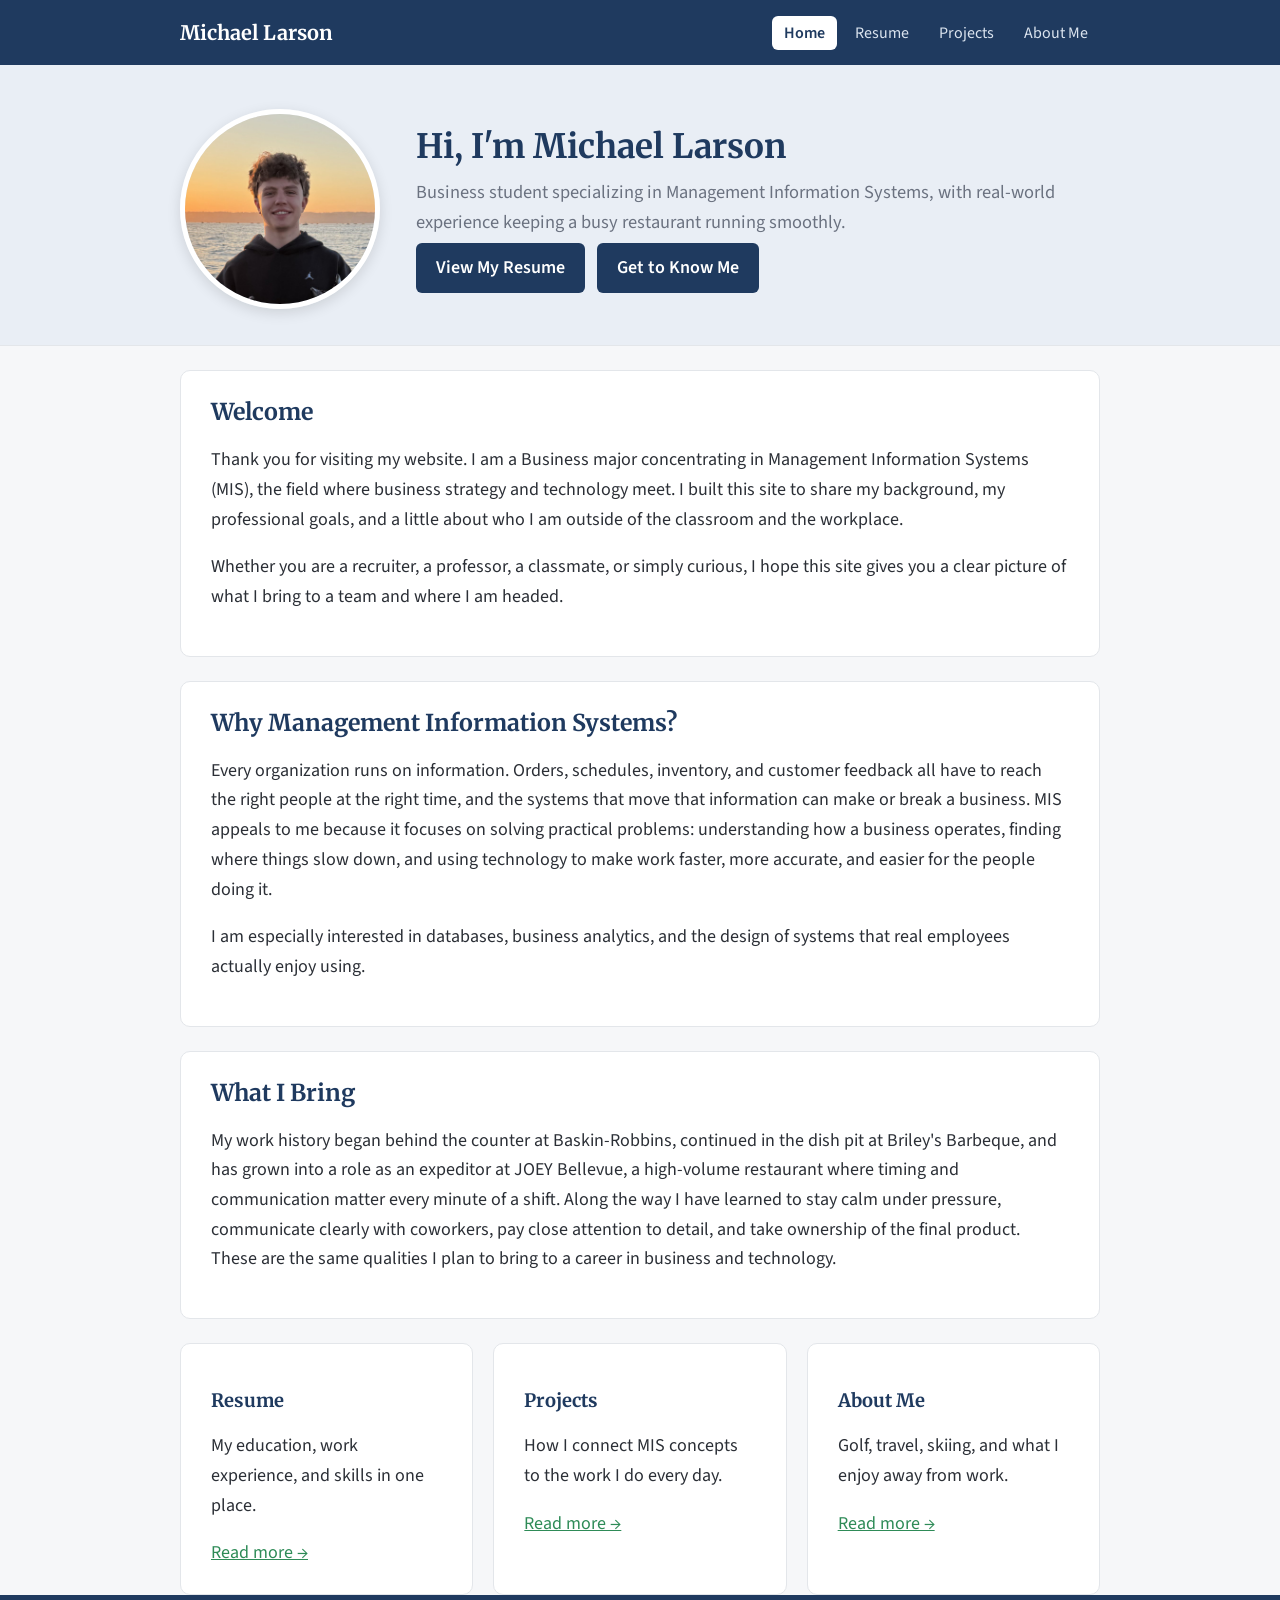
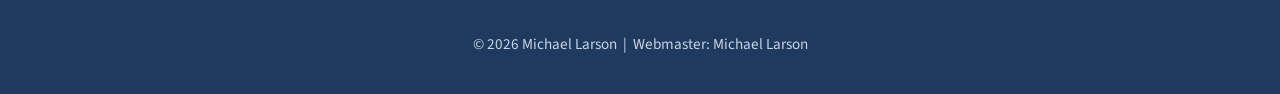
<file: index.html>
<!DOCTYPE html>
<html lang="en">
<head>
  <meta charset="UTF-8">
  <meta name="viewport" content="width=device-width, initial-scale=1.0">
  <title>Home | Michael Larson</title>
  <link href="https://fonts.googleapis.com/css2?family=Merriweather:wght@700&family=Source+Sans+3:wght@400;600&display=swap" rel="stylesheet">
  <link rel="stylesheet" href="style.css">
</head>
<body>

  <header class="site-header">
    <div class="container">
      <a class="logo" href="index.html">Michael Larson</a>
      <ul class="nav">
        <li><a href="index.html" class="active">Home</a></li>
        <li><a href="resume.html">Resume</a></li>
        <li><a href="projects.html">Projects</a></li>
        <li><a href="about.html">About Me</a></li>
      </ul>
    </div>
  </header>

  <section class="banner">
    <div class="container hero">
      <img src="images/profile.jpg" alt="Michael Larson smiling on a boat at sunset">
      <div class="hero-text">
        <h1>Hi, I'm Michael Larson</h1>
        <p>Business student specializing in Management Information Systems, with real-world experience keeping a busy restaurant running smoothly.</p>
        <a class="button" href="resume.html">View My Resume</a>
        <a class="button" href="about.html">Get to Know Me</a>
      </div>
    </div>
  </section>

  <main class="container">

    <section class="card">
      <h2>Welcome</h2>
      <p>Thank you for visiting my website. I am a Business major concentrating in Management Information Systems (MIS), the field where business strategy and technology meet. I built this site to share my background, my professional goals, and a little about who I am outside of the classroom and the workplace.</p>
      <p>Whether you are a recruiter, a professor, a classmate, or simply curious, I hope this site gives you a clear picture of what I bring to a team and where I am headed.</p>
    </section>

    <section class="card">
      <h2>Why Management Information Systems?</h2>
      <p>Every organization runs on information. Orders, schedules, inventory, and customer feedback all have to reach the right people at the right time, and the systems that move that information can make or break a business. MIS appeals to me because it focuses on solving practical problems: understanding how a business operates, finding where things slow down, and using technology to make work faster, more accurate, and easier for the people doing it.</p>
      <p>I am especially interested in databases, business analytics, and the design of systems that real employees actually enjoy using.</p>
    </section>

    <section class="card">
      <h2>What I Bring</h2>
      <p>My work history began behind the counter at Baskin-Robbins, continued in the dish pit at Briley's Barbeque, and has grown into a role as an expeditor at JOEY Bellevue, a high-volume restaurant where timing and communication matter every minute of a shift. Along the way I have learned to stay calm under pressure, communicate clearly with coworkers, pay close attention to detail, and take ownership of the final product. These are the same qualities I plan to bring to a career in business and technology.</p>
    </section>

    <section class="grid">
      <div class="card">
        <h3>Resume</h3>
        <p>My education, work experience, and skills in one place.</p>
        <a href="resume.html">Read more &rarr;</a>
      </div>
      <div class="card">
        <h3>Projects</h3>
        <p>How I connect MIS concepts to the work I do every day.</p>
        <a href="projects.html">Read more &rarr;</a>
      </div>
      <div class="card">
        <h3>About Me</h3>
        <p>Golf, travel, skiing, and what I enjoy away from work.</p>
        <a href="about.html">Read more &rarr;</a>
      </div>
    </section>

  </main>

  <footer class="site-footer">
    <div class="container">
      <p>&copy; 2026 Michael Larson &nbsp;|&nbsp; Webmaster: Michael Larson</p>
    </div>
  </footer>

</body>
</html>
</file>
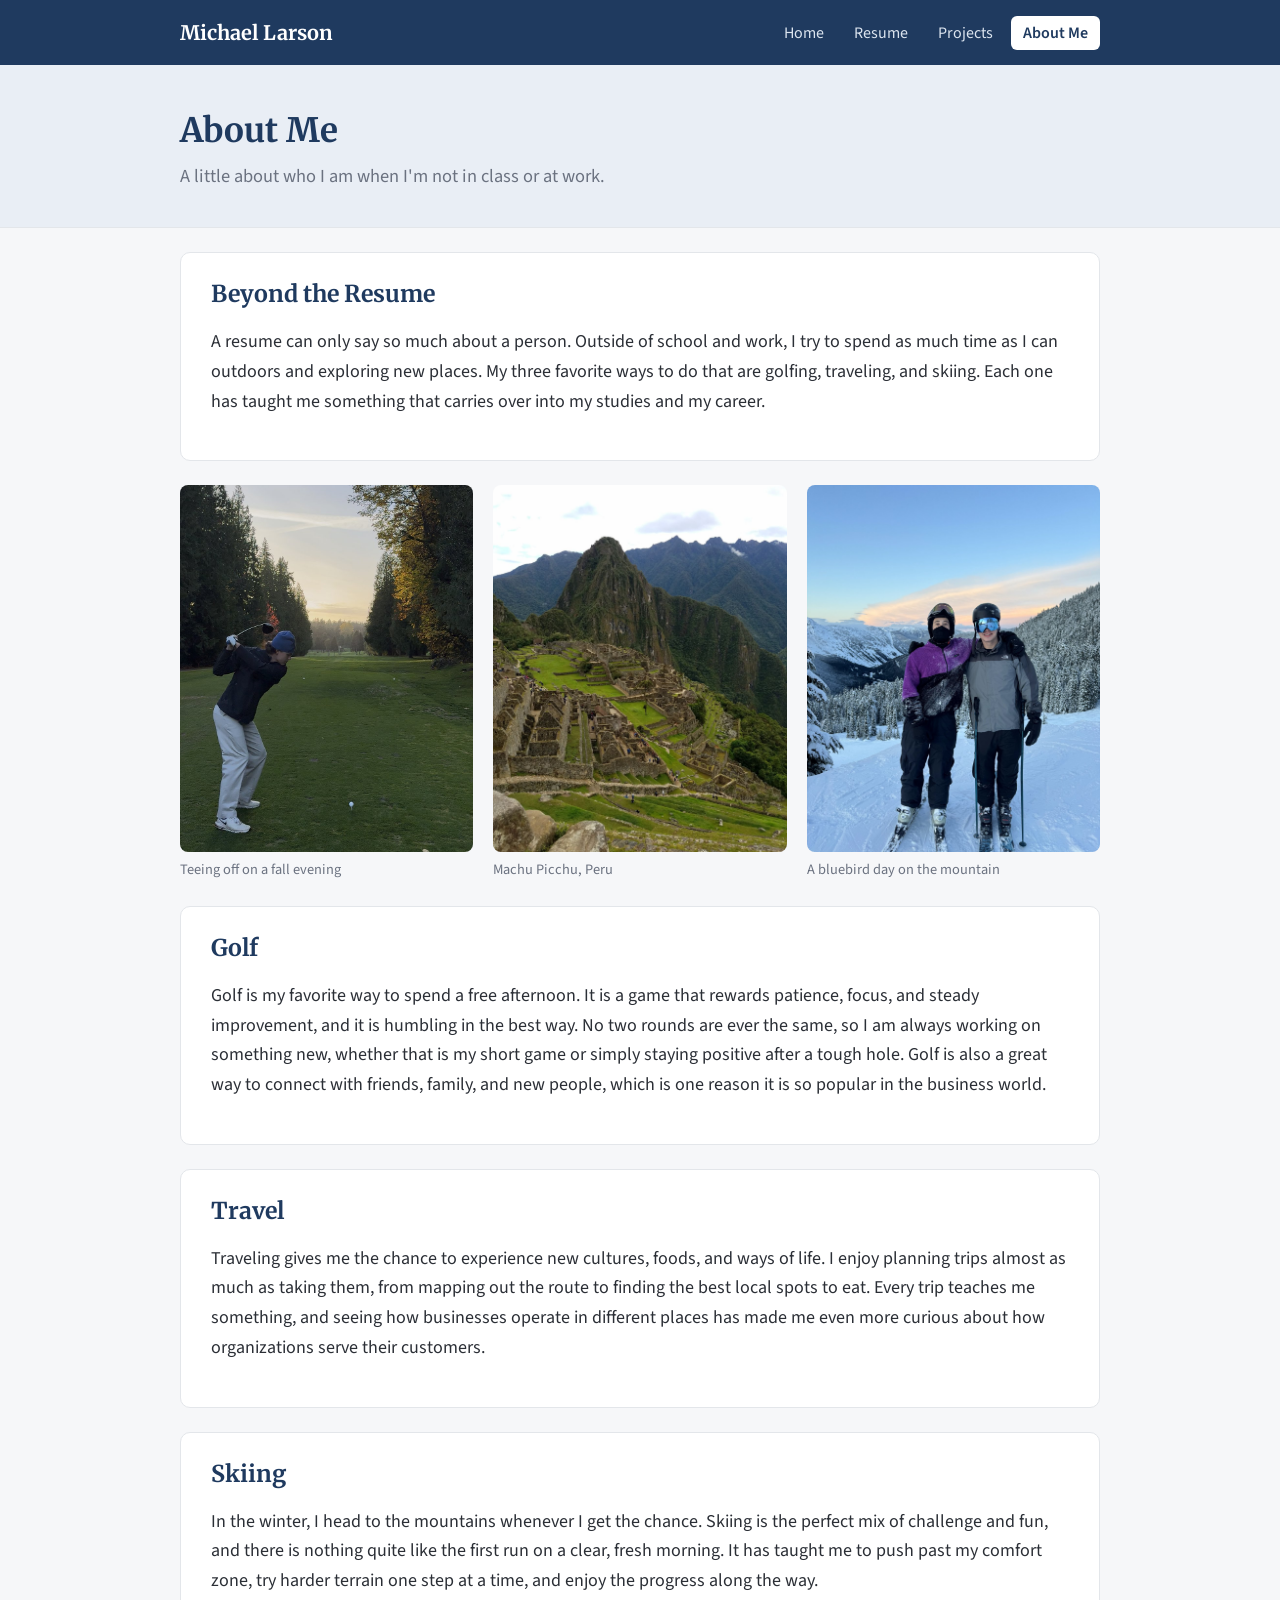
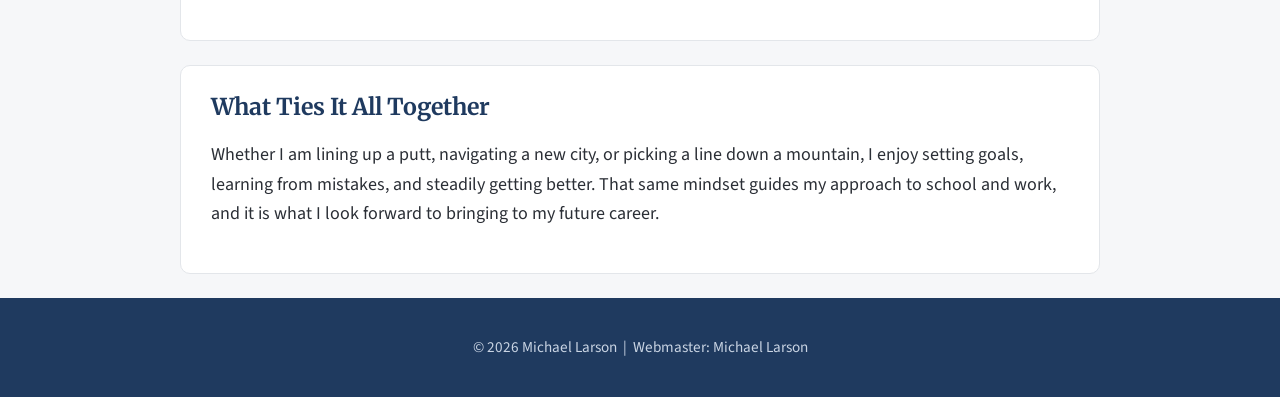
<file: about.html>
<!DOCTYPE html>
<html lang="en">
<head>
  <meta charset="UTF-8">
  <meta name="viewport" content="width=device-width, initial-scale=1.0">
  <title>About Me | Michael Larson</title>
  <link href="https://fonts.googleapis.com/css2?family=Merriweather:wght@700&family=Source+Sans+3:wght@400;600&display=swap" rel="stylesheet">
  <link rel="stylesheet" href="style.css">
</head>
<body>

  <header class="site-header">
    <div class="container">
      <a class="logo" href="index.html">Michael Larson</a>
      <ul class="nav">
        <li><a href="index.html">Home</a></li>
        <li><a href="resume.html">Resume</a></li>
        <li><a href="projects.html">Projects</a></li>
        <li><a href="about.html" class="active">About Me</a></li>
      </ul>
    </div>
  </header>

  <section class="banner">
    <div class="container">
      <h1>About Me</h1>
      <p>A little about who I am when I'm not in class or at work.</p>
    </div>
  </section>

  <main class="container">

    <section class="card">
      <h2>Beyond the Resume</h2>
      <p>A resume can only say so much about a person. Outside of school and work, I try to spend as much time as I can outdoors and exploring new places. My three favorite ways to do that are golfing, traveling, and skiing. Each one has taught me something that carries over into my studies and my career.</p>
    </section>

    <section class="grid">
      <figure>
        <img src="images/golf.jpg" alt="Michael Larson swinging a driver on a tree-lined fairway at sunset" style="object-position: 50% 80%;">
        <figcaption>Teeing off on a fall evening</figcaption>
      </figure>
      <figure>
        <img src="images/travel.jpg" alt="View over the ruins of Machu Picchu with Huayna Picchu behind">
        <figcaption>Machu Picchu, Peru</figcaption>
      </figure>
      <figure>
        <img src="images/ski.jpg" alt="Michael Larson and a friend on skis with snowy mountains behind them">
        <figcaption>A bluebird day on the mountain</figcaption>
      </figure>
    </section>

    <section class="card">
      <h2>Golf</h2>
      <p>Golf is my favorite way to spend a free afternoon. It is a game that rewards patience, focus, and steady improvement, and it is humbling in the best way. No two rounds are ever the same, so I am always working on something new, whether that is my short game or simply staying positive after a tough hole. Golf is also a great way to connect with friends, family, and new people, which is one reason it is so popular in the business world.</p>
    </section>

    <section class="card">
      <h2>Travel</h2>
      <p>Traveling gives me the chance to experience new cultures, foods, and ways of life. I enjoy planning trips almost as much as taking them, from mapping out the route to finding the best local spots to eat. Every trip teaches me something, and seeing how businesses operate in different places has made me even more curious about how organizations serve their customers.</p>
    </section>

    <section class="card">
      <h2>Skiing</h2>
      <p>In the winter, I head to the mountains whenever I get the chance. Skiing is the perfect mix of challenge and fun, and there is nothing quite like the first run on a clear, fresh morning. It has taught me to push past my comfort zone, try harder terrain one step at a time, and enjoy the progress along the way.</p>
    </section>

    <section class="card">
      <h2>What Ties It All Together</h2>
      <p>Whether I am lining up a putt, navigating a new city, or picking a line down a mountain, I enjoy setting goals, learning from mistakes, and steadily getting better. That same mindset guides my approach to school and work, and it is what I look forward to bringing to my future career.</p>
    </section>

  </main>

  <footer class="site-footer">
    <div class="container">
      <p>&copy; 2026 Michael Larson &nbsp;|&nbsp; Webmaster: Michael Larson</p>
    </div>
  </footer>

</body>
</html>
</file>
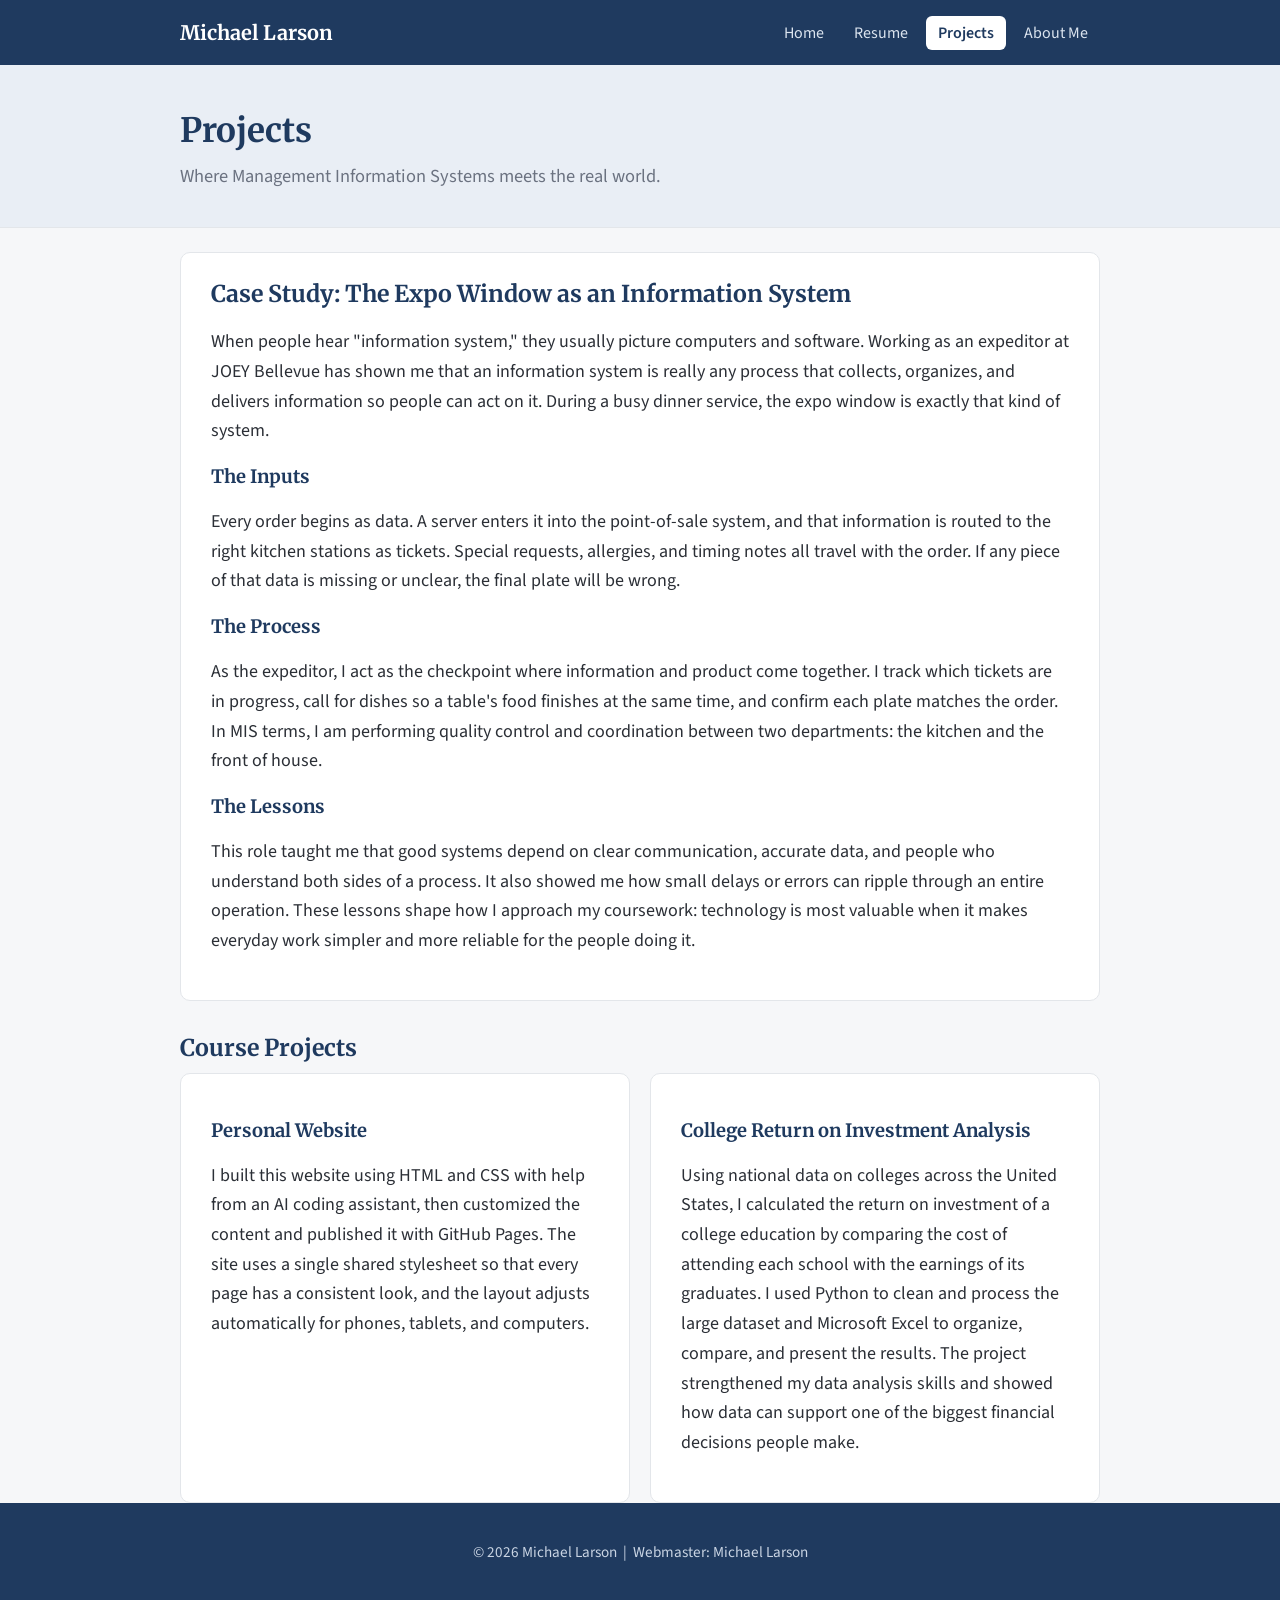
<file: projects.html>
<!DOCTYPE html>
<html lang="en">
<head>
  <meta charset="UTF-8">
  <meta name="viewport" content="width=device-width, initial-scale=1.0">
  <title>Projects | Michael Larson</title>
  <link href="https://fonts.googleapis.com/css2?family=Merriweather:wght@700&family=Source+Sans+3:wght@400;600&display=swap" rel="stylesheet">
  <link rel="stylesheet" href="style.css">
</head>
<body>

  <header class="site-header">
    <div class="container">
      <a class="logo" href="index.html">Michael Larson</a>
      <ul class="nav">
        <li><a href="index.html">Home</a></li>
        <li><a href="resume.html">Resume</a></li>
        <li><a href="projects.html" class="active">Projects</a></li>
        <li><a href="about.html">About Me</a></li>
      </ul>
    </div>
  </header>

  <section class="banner">
    <div class="container">
      <h1>Projects</h1>
      <p>Where Management Information Systems meets the real world.</p>
    </div>
  </section>

  <main class="container">

    <section class="card">
      <h2>Case Study: The Expo Window as an Information System</h2>
      <p>When people hear "information system," they usually picture computers and software. Working as an expeditor at JOEY Bellevue has shown me that an information system is really any process that collects, organizes, and delivers information so people can act on it. During a busy dinner service, the expo window is exactly that kind of system.</p>

      <h3>The Inputs</h3>
      <p>Every order begins as data. A server enters it into the point-of-sale system, and that information is routed to the right kitchen stations as tickets. Special requests, allergies, and timing notes all travel with the order. If any piece of that data is missing or unclear, the final plate will be wrong.</p>

      <h3>The Process</h3>
      <p>As the expeditor, I act as the checkpoint where information and product come together. I track which tickets are in progress, call for dishes so a table's food finishes at the same time, and confirm each plate matches the order. In MIS terms, I am performing quality control and coordination between two departments: the kitchen and the front of house.</p>

      <h3>The Lessons</h3>
      <p>This role taught me that good systems depend on clear communication, accurate data, and people who understand both sides of a process. It also showed me how small delays or errors can ripple through an entire operation. These lessons shape how I approach my coursework: technology is most valuable when it makes everyday work simpler and more reliable for the people doing it.</p>
    </section>

    <h2>Course Projects</h2>
    <section class="grid">
      <div class="card">
        <h3>Personal Website</h3>
        <p>I built this website using HTML and CSS with help from an AI coding assistant, then customized the content and published it with GitHub Pages. The site uses a single shared stylesheet so that every page has a consistent look, and the layout adjusts automatically for phones, tablets, and computers.</p>
      </div>
      <div class="card">
        <h3>College Return on Investment Analysis</h3>
        <p>Using national data on colleges across the United States, I calculated the return on investment of a college education by comparing the cost of attending each school with the earnings of its graduates. I used Python to clean and process the large dataset and Microsoft Excel to organize, compare, and present the results. The project strengthened my data analysis skills and showed how data can support one of the biggest financial decisions people make.</p>
      </div>
    </section>

  </main>

  <footer class="site-footer">
    <div class="container">
      <p>&copy; 2026 Michael Larson &nbsp;|&nbsp; Webmaster: Michael Larson</p>
    </div>
  </footer>

</body>
</html>
</file>
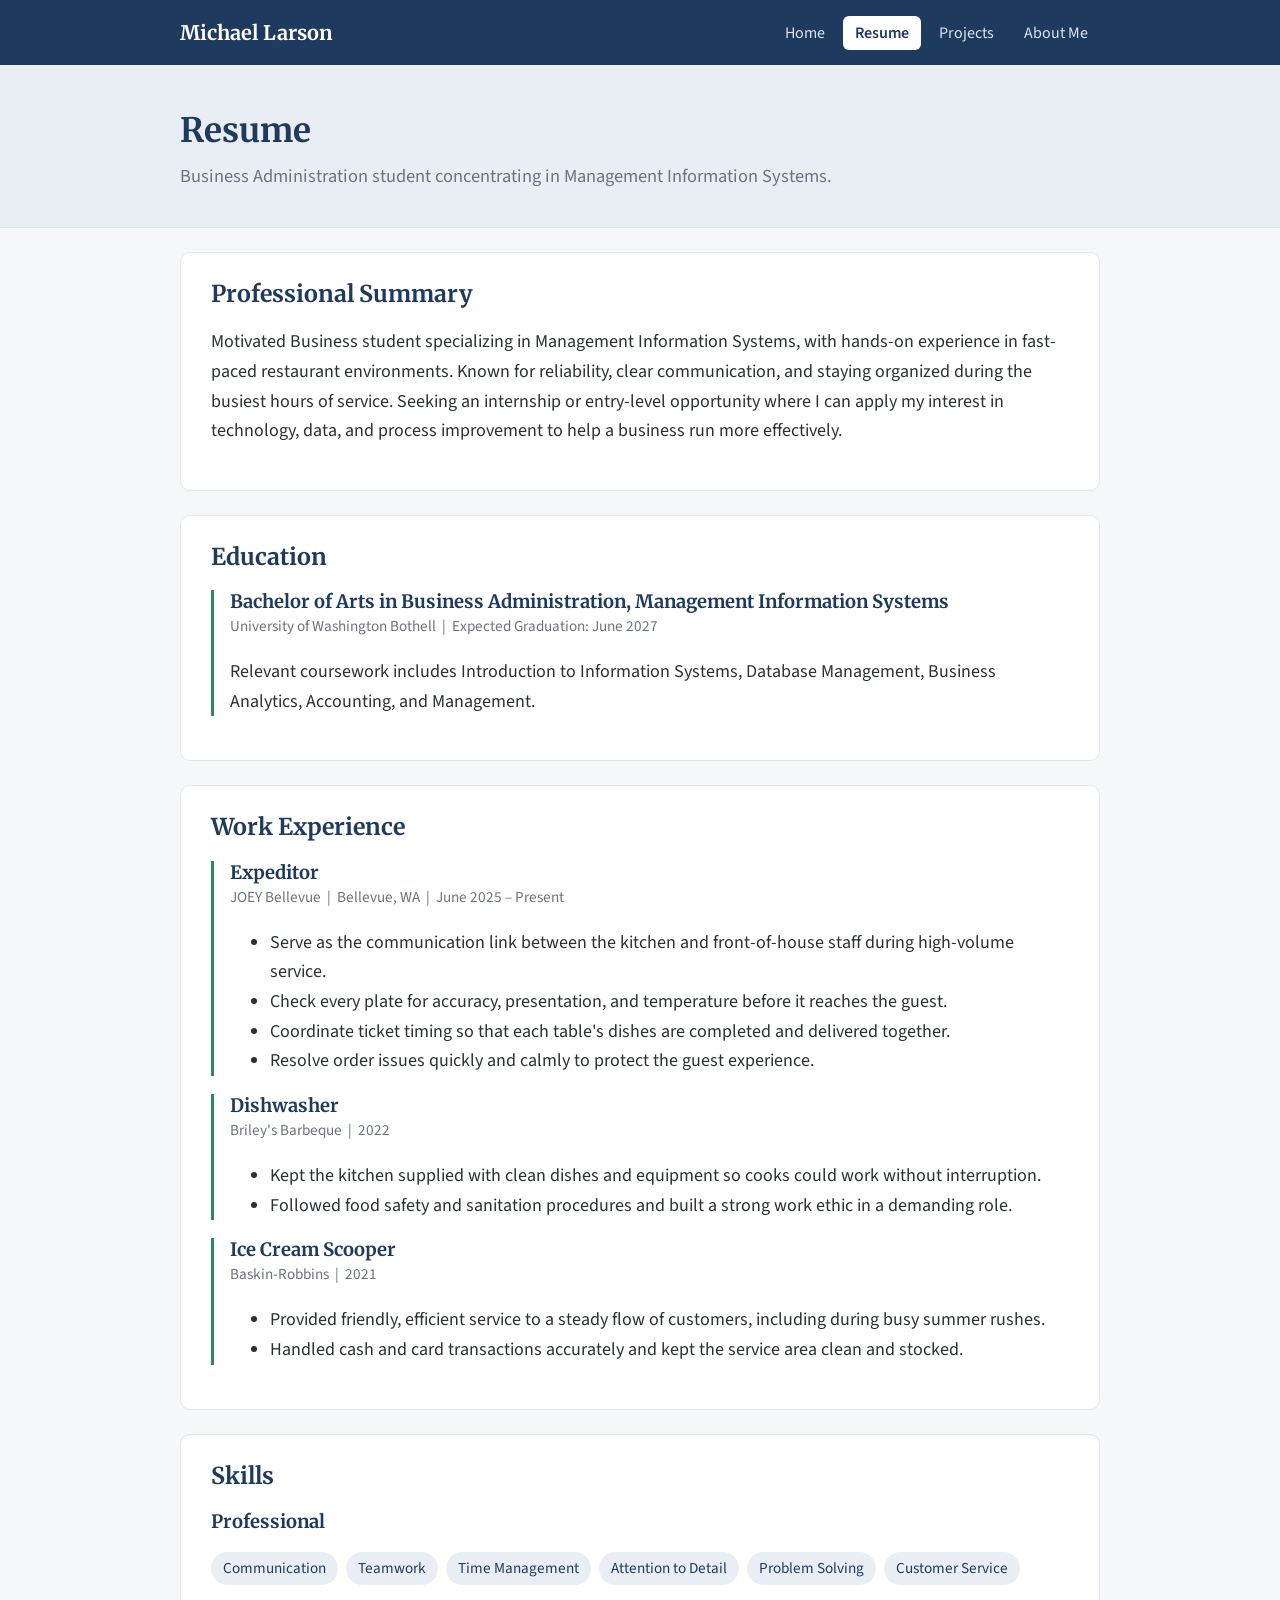
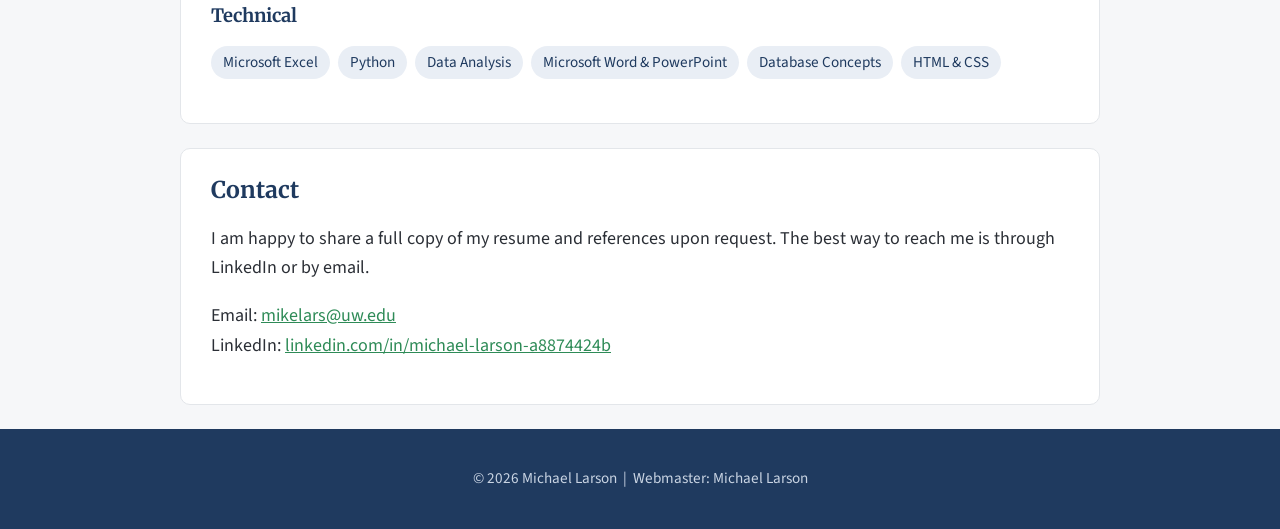
<file: resume.html>
<!DOCTYPE html>
<html lang="en">
<head>
  <meta charset="UTF-8">
  <meta name="viewport" content="width=device-width, initial-scale=1.0">
  <title>Resume | Michael Larson</title>
  <link href="https://fonts.googleapis.com/css2?family=Merriweather:wght@700&family=Source+Sans+3:wght@400;600&display=swap" rel="stylesheet">
  <link rel="stylesheet" href="style.css">
</head>
<body>

  <header class="site-header">
    <div class="container">
      <a class="logo" href="index.html">Michael Larson</a>
      <ul class="nav">
        <li><a href="index.html">Home</a></li>
        <li><a href="resume.html" class="active">Resume</a></li>
        <li><a href="projects.html">Projects</a></li>
        <li><a href="about.html">About Me</a></li>
      </ul>
    </div>
  </header>

  <section class="banner">
    <div class="container">
      <h1>Resume</h1>
      <p>Business Administration student concentrating in Management Information Systems.</p>
    </div>
  </section>

  <main class="container">

    <section class="card">
      <h2>Professional Summary</h2>
      <p>Motivated Business student specializing in Management Information Systems, with hands-on experience in fast-paced restaurant environments. Known for reliability, clear communication, and staying organized during the busiest hours of service. Seeking an internship or entry-level opportunity where I can apply my interest in technology, data, and process improvement to help a business run more effectively.</p>
    </section>

    <section class="card">
      <h2>Education</h2>
      <div class="job">
        <h3>Bachelor of Arts in Business Administration, Management Information Systems</h3>
        <div class="meta">University of Washington Bothell &nbsp;|&nbsp; Expected Graduation: June 2027</div>
        <p>Relevant coursework includes Introduction to Information Systems, Database Management, Business Analytics, Accounting, and Management.</p>
      </div>
    </section>

    <section class="card">
      <h2>Work Experience</h2>

      <div class="job">
        <h3>Expeditor</h3>
        <div class="meta">JOEY Bellevue &nbsp;|&nbsp; Bellevue, WA &nbsp;|&nbsp; June 2025 &ndash; Present</div>
        <ul>
          <li>Serve as the communication link between the kitchen and front-of-house staff during high-volume service.</li>
          <li>Check every plate for accuracy, presentation, and temperature before it reaches the guest.</li>
          <li>Coordinate ticket timing so that each table's dishes are completed and delivered together.</li>
          <li>Resolve order issues quickly and calmly to protect the guest experience.</li>
        </ul>
      </div>

      <div class="job">
        <h3>Dishwasher</h3>
        <div class="meta">Briley's Barbeque &nbsp;|&nbsp; 2022</div>
        <ul>
          <li>Kept the kitchen supplied with clean dishes and equipment so cooks could work without interruption.</li>
          <li>Followed food safety and sanitation procedures and built a strong work ethic in a demanding role.</li>
        </ul>
      </div>

      <div class="job">
        <h3>Ice Cream Scooper</h3>
        <div class="meta">Baskin-Robbins &nbsp;|&nbsp; 2021</div>
        <ul>
          <li>Provided friendly, efficient service to a steady flow of customers, including during busy summer rushes.</li>
          <li>Handled cash and card transactions accurately and kept the service area clean and stocked.</li>
        </ul>
      </div>
    </section>

    <section class="card">
      <h2>Skills</h2>
      <h3>Professional</h3>
      <ul class="skills">
        <li>Communication</li>
        <li>Teamwork</li>
        <li>Time Management</li>
        <li>Attention to Detail</li>
        <li>Problem Solving</li>
        <li>Customer Service</li>
      </ul>
      <h3>Technical</h3>
      <ul class="skills">
        <li>Microsoft Excel</li>
        <li>Python</li>
        <li>Data Analysis</li>
        <li>Microsoft Word &amp; PowerPoint</li>
        <li>Database Concepts</li>
        <li>HTML &amp; CSS</li>
      </ul>
    </section>

    <section class="card">
      <h2>Contact</h2>
      <p>I am happy to share a full copy of my resume and references upon request. The best way to reach me is through LinkedIn or by email.</p>
      <p>Email: <a href="mailto:mikelars@uw.edu">mikelars@uw.edu</a><br>
         LinkedIn: <a href="https://www.linkedin.com/in/michael-larson-a8874424b/" target="_blank" rel="noopener">linkedin.com/in/michael-larson-a8874424b</a></p>
    </section>

  </main>

  <footer class="site-footer">
    <div class="container">
      <p>&copy; 2026 Michael Larson &nbsp;|&nbsp; Webmaster: Michael Larson</p>
    </div>
  </footer>

</body>
</html>
</file>
<file: style.css>
:root {
  --navy:       #1f3a5f;
  --accent:     #2e8b57;
  --background: #f6f7f9;
  --card:       #ffffff;
  --text:       #2b2f36;
  --muted:      #6b7280;
  --border:     #e3e6ea;
  --font:       "Source Sans 3", "Segoe UI", Arial, sans-serif;
  --heading-font: "Merriweather", Georgia, serif;
}

* { box-sizing: border-box; }

body {
  margin: 0;
  font-family: var(--font);
  font-size: 18px;
  line-height: 1.65;
  color: var(--text);
  background: var(--background);
}

h1, h2, h3 { font-family: var(--heading-font); color: var(--navy); line-height: 1.3; }
h1 { font-size: 2.1rem; margin: 0 0 .5rem; }
h2 { font-size: 1.45rem; margin: 2rem 0 .6rem; }
h3 { font-size: 1.15rem; margin: 1.2rem 0 .2rem; }

a { color: var(--accent); }
img { max-width: 100%; display: block; }

.container { max-width: 960px; margin: 0 auto; padding: 0 20px; }

.site-header { background: var(--navy); color: #fff; }

.site-header .container {
  display: flex;
  flex-wrap: wrap;
  align-items: center;
  justify-content: space-between;
  gap: 10px;
  padding-top: 16px;
  padding-bottom: 16px;
}

.logo { color: #fff; font-family: var(--heading-font); font-size: 1.25rem; text-decoration: none; font-weight: 700; }

.nav { display: flex; flex-wrap: wrap; gap: 6px; list-style: none; margin: 0; padding: 0; }

.nav a {
  color: #dbe4ef;
  text-decoration: none;
  padding: 6px 12px;
  border-radius: 6px;
  font-size: 1rem;
}
.nav a:hover { background: rgba(255,255,255,.12); color: #fff; }

.nav a.active { background: #fff; color: var(--navy); font-weight: 600; }

.banner { background: #e9eef5; border-bottom: 1px solid var(--border); padding: 44px 0 36px; }
.banner p { font-size: 1.15rem; color: var(--muted); margin: 0; max-width: 680px; }

.hero { display: flex; align-items: center; gap: 36px; flex-wrap: wrap; }
.hero img {
  width: 200px; height: 200px; object-fit: cover;
  border-radius: 50%; border: 5px solid #fff;
  box-shadow: 0 4px 14px rgba(0,0,0,.12);
}
.hero-text { flex: 1; min-width: 260px; }

main { padding: 20px 0 50px; }

.card {
  background: var(--card);
  border: 1px solid var(--border);
  border-radius: 10px;
  padding: 26px 30px;
  margin: 24px 0;
}
.card h2:first-child { margin-top: 0; }

.grid { display: grid; grid-template-columns: repeat(auto-fit, minmax(250px, 1fr)); gap: 20px; }
.grid .card { margin: 0; }

.button {
  display: inline-block; background: var(--navy); color: #fff;
  padding: 10px 20px; border-radius: 6px; text-decoration: none; font-weight: 600; margin: 6px 8px 0 0;
}
.button:hover { background: var(--accent); }

.job { border-left: 3px solid var(--accent); padding-left: 16px; margin: 18px 0; }
.job h3 { margin: 0; }
.job .meta { color: var(--muted); font-size: .95rem; margin-bottom: 4px; }
.skills { display: flex; flex-wrap: wrap; gap: 8px; list-style: none; padding: 0; }
.skills li { background: #e9eef5; color: var(--navy); padding: 4px 12px; border-radius: 20px; font-size: .95rem; }

figure { margin: 0; }

figure img { width: 100%; aspect-ratio: 4 / 5; object-fit: cover; border-radius: 8px; }
figcaption { color: var(--muted); font-size: .9rem; margin-top: 6px; }

.site-footer { background: var(--navy); color: #c9d4e3; text-align: center; padding: 22px 0; font-size: .95rem; }
.site-footer a { color: #fff; }

@media (max-width: 600px) {
  body { font-size: 17px; }
  h1 { font-size: 1.7rem; }
  .card { padding: 20px; }
  .hero { justify-content: center; text-align: center; }
  .hero img { width: 160px; height: 160px; }
}
</file>
